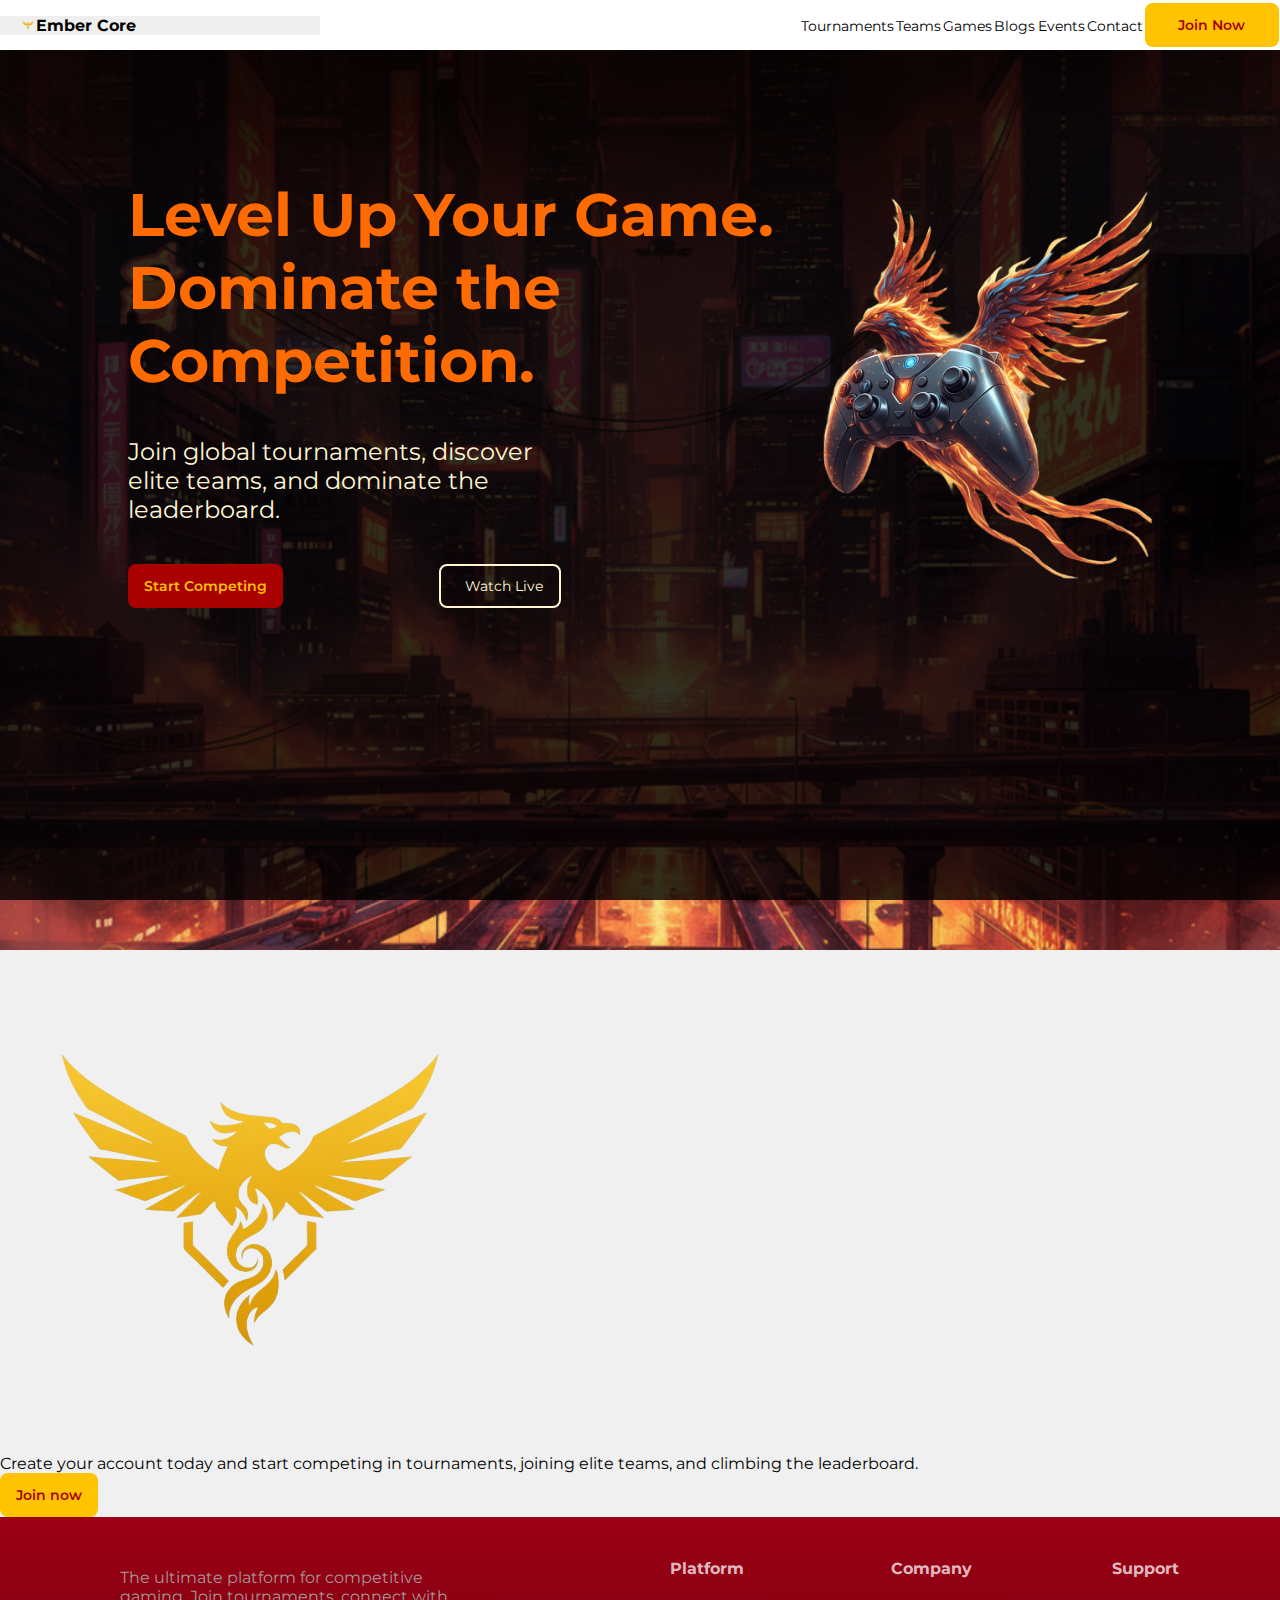
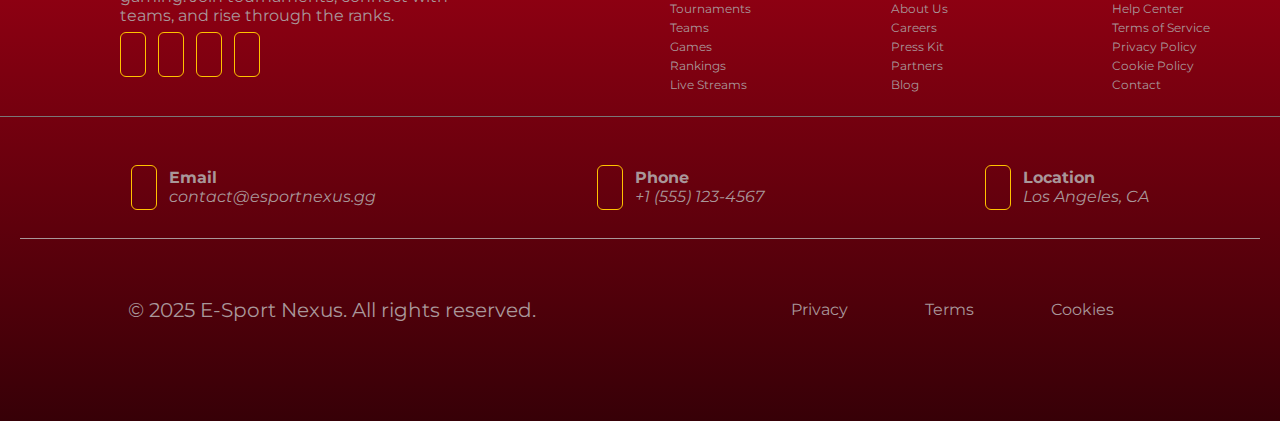
<file: index.html>
<!DOCTYPE html>
<html lang="en">


<head>
    <meta charset="UTF-8">
    <meta name="viewport" content="width=device-width, initial-scale=1.0">
    <link rel="stylesheet" href="./assets/css/global.css">
    <link rel="stylesheet" href="./assets/css/index.css">
    <script src="https://cdnjs.cloudflare.com/ajax/libs/jquery/3.3.1/jquery.min.js"></script>
    <link rel="stylesheet" href="https://cdnjs.cloudflare.com/ajax/libs/font-awesome/6.6.0/css/all.min.css"
        integrity="sha512-Kc323vGBEqzTmouAECnVceyQqyqdsSiqLQISBL29aUW4U/M7pSPA/gEUZQqv1cwx4OnYxTxve5UMg5GT6L4JJg=="
        crossorigin="anonymous" referrerpolicy="no-referrer" />

    <link rel="stylesheet" href="./assets/css/index.css">
    <title>Ember core - Esports</title>
</head>


<body>
    <header class="header">
        <div class="page-wrapper">
            <div class="nav-wrapper">
                <!-- <div class="grad-bar"></div> -->
                <nav class="navbar">
                   <button class="logo__container d-flex items-center gap-3" onclick="window.location.href='./index.html'">
                    
                        <img src="./assets/images/logo.webp" alt="logo">
                       <h3 class="logo__title"> Ember Core</h3>

                   </button>
                    <div class="menu-toggle" id="mobile-menu">
                        <span class="bar"></span>
                        <span class="bar"></span>
                        <span class="bar"></span>
                    </div>
                    <ul class="nav no-search">
                        <li class="nav-item"><a href="./pages/tournaments.html">Tournaments</a></li>
                        <li class="nav-item"><a href="./pages/teams.html">Teams</a></li>
                        <li class="nav-item"><a href="./pages/games.html">Games</a></li>
                        <li class="nav-item"><a href="./pages/blogs.html">Blogs</a></li>
                        <li class="nav-item"><a href=" ./pages/events.html">Events</a></li>
                        <li class="nav-item"><a href="./pages/contact.html">Contact</a></li>
                        <li><button class="button button--primary"  onclick="window.location.href='./pages/signup.html'">Join Now</button></li>

                    </ul>
                </nav>
            </div>
        </div>
    </header>
    <main class="main">
        <section class="hero ">
            <div class="hero__container d-flex content-around">
                <div class="hero__content">
                    <h1 class="hero__title">Level Up Your Game. Dominate the Competition.</h1>
                    <p class="hero__text">Join global tournaments, discover elite teams, and dominate the leaderboard.
                    </p>
                    <div class="hero__actions d-flex">
                        <button class="button button--secondery">
                            <i class="fa fa-trophy" aria-hidden="true"></i>
                            Start Competing
                        </button>
                        <button class="button button--outlined-white">
                            <i class="fa fa-play" aria-hidden="true"></i>
                            Watch Live
                        </button>
                    </div>
                </div>
                <div class="hero__image-container">
                    <img src="./assets/images/phoenix.webp" alt="" class="hero__image">
                </div>
            </div>
        </section>



         <section class="cta">
            <div class="cta__container">
                <div class="cta-logo">
                    <img src="/assets/images/logo.png" alt="">
                </div>
                    <p class="cta__text">Create your account today and start competing in tournaments, joining elite teams, and climbing the leaderboard.</p>
                <button class="button button--primary">Join now</button>
            </div>
        </section>

    </main>

    <footer class="footer">
        <div class="footer__conten">
                  <div class="footer__brand">
                           <div class="footer__tagline">
                                    <p class="footer__tagline-text">The ultimate platform for competitive gaming. Join tournaments, connect with teams, and rise through the ranks.</p>
                            </div>
                           <div class="sociale">
                                    <a href=""><i class="fa-brands fa-instagram"></i></a>
                                    <a href=""><i class="fa-brands fa-twitter"></i></a>
                                    <a href=""><i class="fa-brands fa-twitch"></i></a>
                                    <a href=""><i class="fa-brands fa-youtube"></i>  </a>
                            </div>
                  </div>
                  <div class="footer__column">
                            <h3 class="footer__heading">Platform</h3>
                            <ul class="footer__list">
                                <li class="footer__link"><a href="">Tournaments</a></li>
                                <li class="footer__link"><a href="">Teams</a></li>
                                <li class="footer__link"><a href="">Games</a></li>
                                <li class="footer__link"><a href="">Rankings</a></li>
                                <li class="footer__link"><a href="">Live Streams</a></li>
                            </ul>
                  </div>
                    <div class="footer__column">
                            <h3 class="footer__heading">Company</h3>
                            <ul class="footer__list">
                                <li class="footer__link"><a href="">About Us</a></li>
                                <li class="footer__link"><a href="">Careers</a></li>
                                <li class="footer__link"><a href="">Press Kit</a></li>
                                <li class="footer__link"><a href="">Partners</a></li>
                                <li class="footer__link"><a href="">Blog</a></li>
                            </ul>
                  </div>
                    <div class="footer__column">
                            <h3 class="footer__heading">Support</h3>
                            <ul class="footer__list">
                                <li class="footer__link"><a href="">Help Center</a></li>
                                <li class="footer__link"><a href="">Terms of Service</a></li>
                                <li class="footer__link"><a href="">Privacy Policy</a></li>
                                <li class="footer__link"><a href="">Cookie Policy</a></li>
                                <li class="footer__link"><a href="">Contact</a></li>
                            </ul>
                  </div>

        </div>
        <div class="footer__infos">
            <div class="footer__infos-content">
                   <div class="footer__infos-icon">
                         <i class="fa-solid fa-envelope"></i>
                   </div>
                   <div class="footer__info-content">
                        <h4 class="footer__infos-title">Email</h4>
                        <i class="footer__info-text">contact@esportnexus.gg</i>
                   </div>
             </div>
             <div class="footer__infos-content">
                   <div class="footer__infos-icon">
                         <i class="fa-solid fa-phone"></i>
                   </div>
                   <div class="footer__info-content">
                        <h4 class="footer__infos-title">Phone</h4>
                        <i class="footer__info-text">+1 (555) 123-4567</i>
                   </div>
             </div>
             <div class="footer__infos-content">
                   <div class="footer__infos-icon">
                         <i class="fa-solid fa-location-dot"></i>
                   </div>
                   <div class="footer__info-content">
                        <h4 class="footer__infos-title">Location</h4>
                        <i class="footer__info-text">Los Angeles, CA</i>
                   </div>
             </div>
        </div>
        <div class="footer__bottom">
              <p class="footer__copyright">© 2025 E-Sport Nexus. All rights reserved.</p>
              <ul class="footer__bottom-list">
                <a class="footer__bottom-link" href="">Privacy</a>
                <a class="footer__bottom-link" href="">Terms</a>
                <a class="footer__bottom-link" href="">Cookies</a>
              </ul>
        </div>
    </footer>
    <script src="./assets/js/script.js"></script>

</body>


</html>
</file>
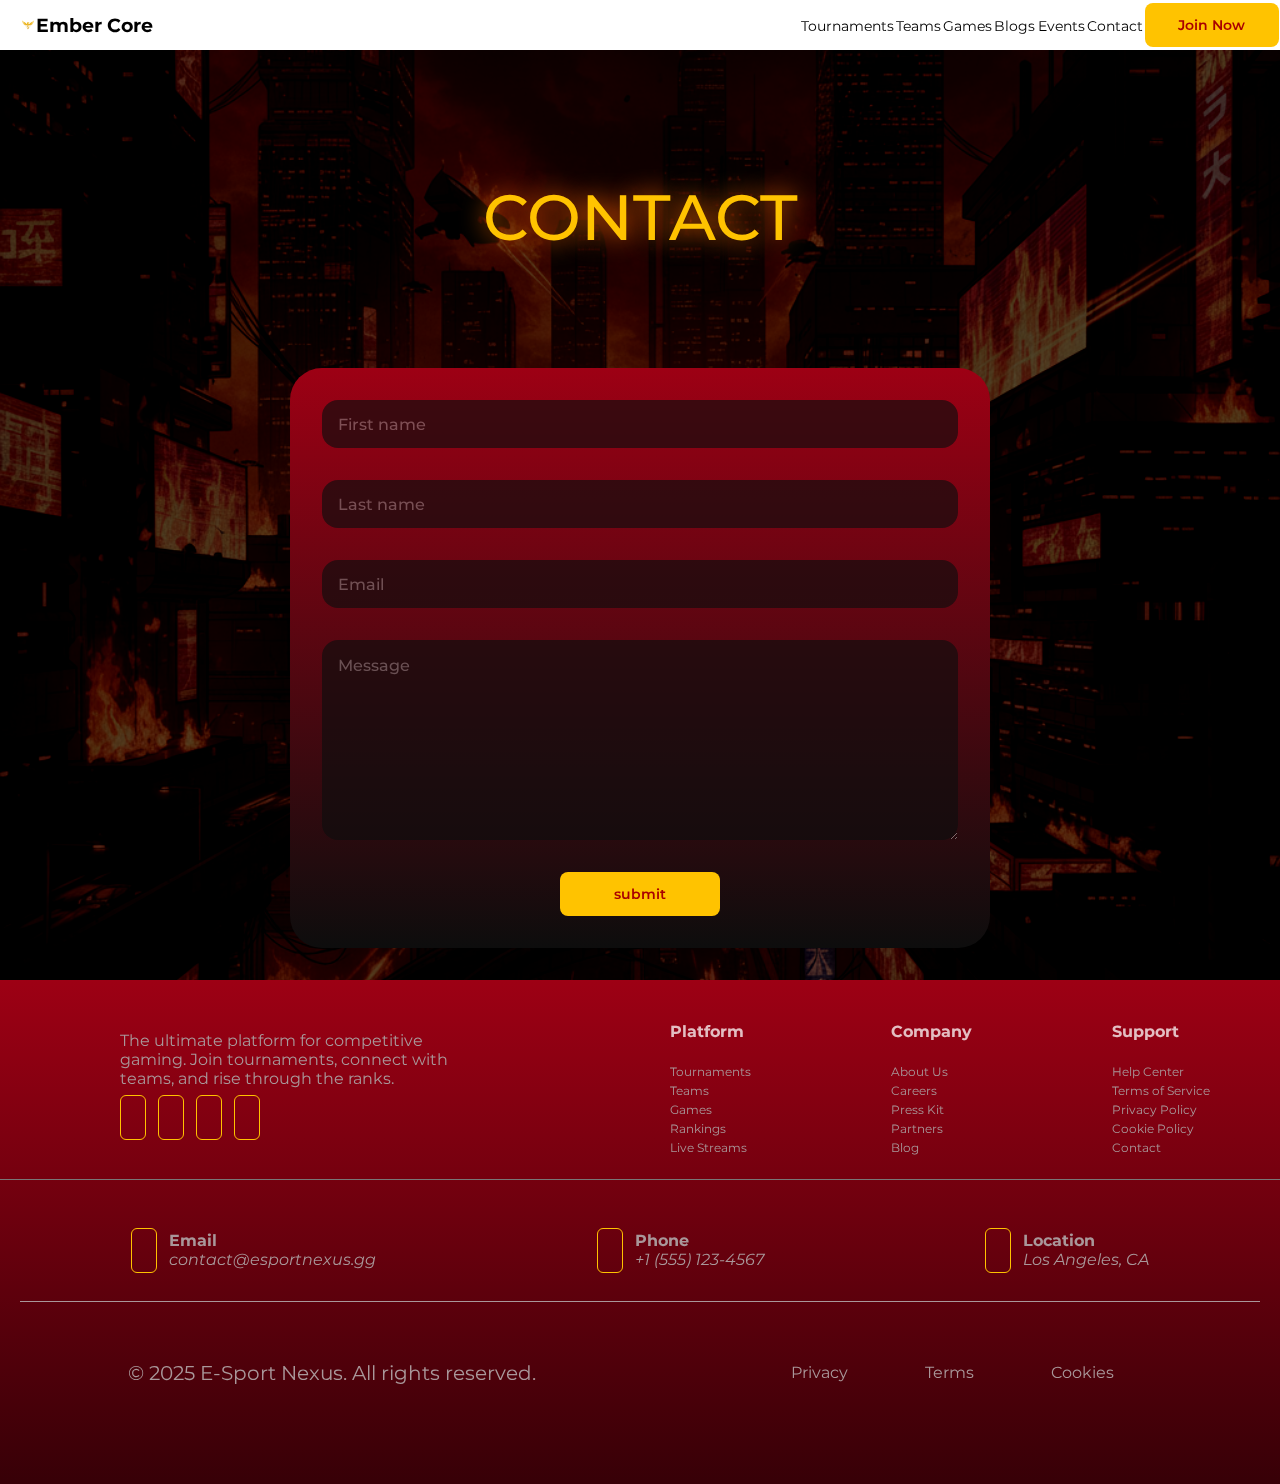
<file: pages/contact.html>
<!DOCTYPE html>
<html lang="en">


<head>
    <meta charset="UTF-8">
    <meta name="viewport" content="width=device-width, initial-scale=1.0">
    <link rel="stylesheet" href="../assets/css/global.css">

    <script src="https://cdnjs.cloudflare.com/ajax/libs/jquery/3.3.1/jquery.min.js"></script>
    <link rel="stylesheet" href="https://cdnjs.cloudflare.com/ajax/libs/font-awesome/6.6.0/css/all.min.css"
        integrity="sha512-Kc323vGBEqzTmouAECnVceyQqyqdsSiqLQISBL29aUW4U/M7pSPA/gEUZQqv1cwx4OnYxTxve5UMg5GT6L4JJg=="
        crossorigin="anonymous" referrerpolicy="no-referrer" />

    <link rel="stylesheet" href="../assets/css/contact.css">
    <title>Ember core - Esports</title>
</head>

<body>

    <header class="header">
        <div class="page-wrapper">
            <div class="nav-wrapper">
                <!-- <div class="grad-bar"></div> -->
                <nav class="navbar">
                   <div class="logo__container d-flex items-center gap-3">
                        <img src="../assets/images/logo.webp" alt="logo">
                       <h3 class="logo__title"> Ember Core</h3>
                   </div>
                    <div class="menu-toggle" id="mobile-menu">
                        <span class="bar"></span>
                        <span class="bar"></span>
                        <span class="bar"></span>
                    </div>
                    <ul class="nav no-search">
                        <li class="nav-item"><a href="../pages/tournaments.html">Tournaments</a></li>
                        <li class="nav-item"><a href="../pages/teams.html">Teams</a></li>
                        <li class="nav-item"><a href="../pages/games.html">Games</a></li>
                        <li class="nav-item"><a href="../pages/blogs.html">Blogs</a></li>
                        <li class="nav-item"><a href="../pages/events.html">Events</a></li>
                        <li class="nav-item"><a href="../pages/contact.html">Contact</a></li>
                        <li><button class="button button--primary">Join Now</button></li>

                    </ul>
                </nav>
            </div>
        </div>
    </header>


    <main>
        <section class="contact">
            <h1>CONTACT</h1>
            <div class="contact_container">
                <input type="text" placeholder="First name">
                <input type="last-name" placeholder="Last name">
                <input type="email" placeholder="Email">
                <textarea class="message" type="message" placeholder="Message"></textarea>
            <button class="button--primary">submit</button>   
            </div>
            
        </section>
    </main>

    <footer class="footer">
        <div class="footer__conten">
                  <div class="footer__brand">
                           <div class="footer__tagline">
                                    <p class="footer__tagline-text">The ultimate platform for competitive gaming. Join tournaments, connect with teams, and rise through the ranks.</p>
                            </div>
                           <div class="sociale">
                                    <a href=""><i class="fa-brands fa-instagram"></i></a>
                                    <a href=""><i class="fa-brands fa-twitter"></i></a>
                                    <a href=""><i class="fa-brands fa-twitch"></i></a>
                                    <a href=""><i class="fa-brands fa-youtube"></i>  </a>
                            </div>
                  </div>
                  <div class="footer__column">
                            <h3 class="footer__heading">Platform</h3>
                            <ul class="footer__list">
                                <li class="footer__link"><a href="">Tournaments</a></li>
                                <li class="footer__link"><a href="">Teams</a></li>
                                <li class="footer__link"><a href="">Games</a></li>
                                <li class="footer__link"><a href="">Rankings</a></li>
                                <li class="footer__link"><a href="">Live Streams</a></li>
                            </ul>
                  </div>
                    <div class="footer__column">
                            <h3 class="footer__heading">Company</h3>
                            <ul class="footer__list">
                                <li class="footer__link"><a href="">About Us</a></li>
                                <li class="footer__link"><a href="">Careers</a></li>
                                <li class="footer__link"><a href="">Press Kit</a></li>
                                <li class="footer__link"><a href="">Partners</a></li>
                                <li class="footer__link"><a href="">Blog</a></li>
                            </ul>
                  </div>
                    <div class="footer__column">
                            <h3 class="footer__heading">Support</h3>
                            <ul class="footer__list">
                                <li class="footer__link"><a href="">Help Center</a></li>
                                <li class="footer__link"><a href="">Terms of Service</a></li>
                                <li class="footer__link"><a href="">Privacy Policy</a></li>
                                <li class="footer__link"><a href="">Cookie Policy</a></li>
                                <li class="footer__link"><a href="">Contact</a></li>
                            </ul>
                  </div>

        </div>
        <div class="footer__infos">
            <div class="footer__infos-content">
                   <div class="footer__infos-icon">
                         <i class="fa-solid fa-envelope"></i>
                   </div>
                   <div class="footer__info-content">
                        <h4 class="footer__infos-title">Email</h4>
                        <i class="footer__info-text">contact@esportnexus.gg</i>
                   </div>
             </div>
             <div class="footer__infos-content">
                   <div class="footer__infos-icon">
                         <i class="fa-solid fa-phone"></i>
                   </div>
                   <div class="footer__info-content">
                        <h4 class="footer__infos-title">Phone</h4>
                        <i class="footer__info-text">+1 (555) 123-4567</i>
                   </div>
             </div>
             <div class="footer__infos-content">
                   <div class="footer__infos-icon">
                         <i class="fa-solid fa-location-dot"></i>
                   </div>
                   <div class="footer__info-content">
                        <h4 class="footer__infos-title">Location</h4>
                        <i class="footer__info-text">Los Angeles, CA</i>
                   </div>
             </div>
        </div>
        <div class="footer__bottom">
              <p class="footer__copyright">© 2025 E-Sport Nexus. All rights reserved.</p>
              <ul class="footer__bottom-list">
                <a class="footer__bottom-link" href="">Privacy</a>
                <a class="footer__bottom-link" href="">Terms</a>
                <a class="footer__bottom-link" href="">Cookies</a>
              </ul>
        </div>
    </footer>
    <script src="../assets/js/script.js"></script>


</body>
</html>
</file>
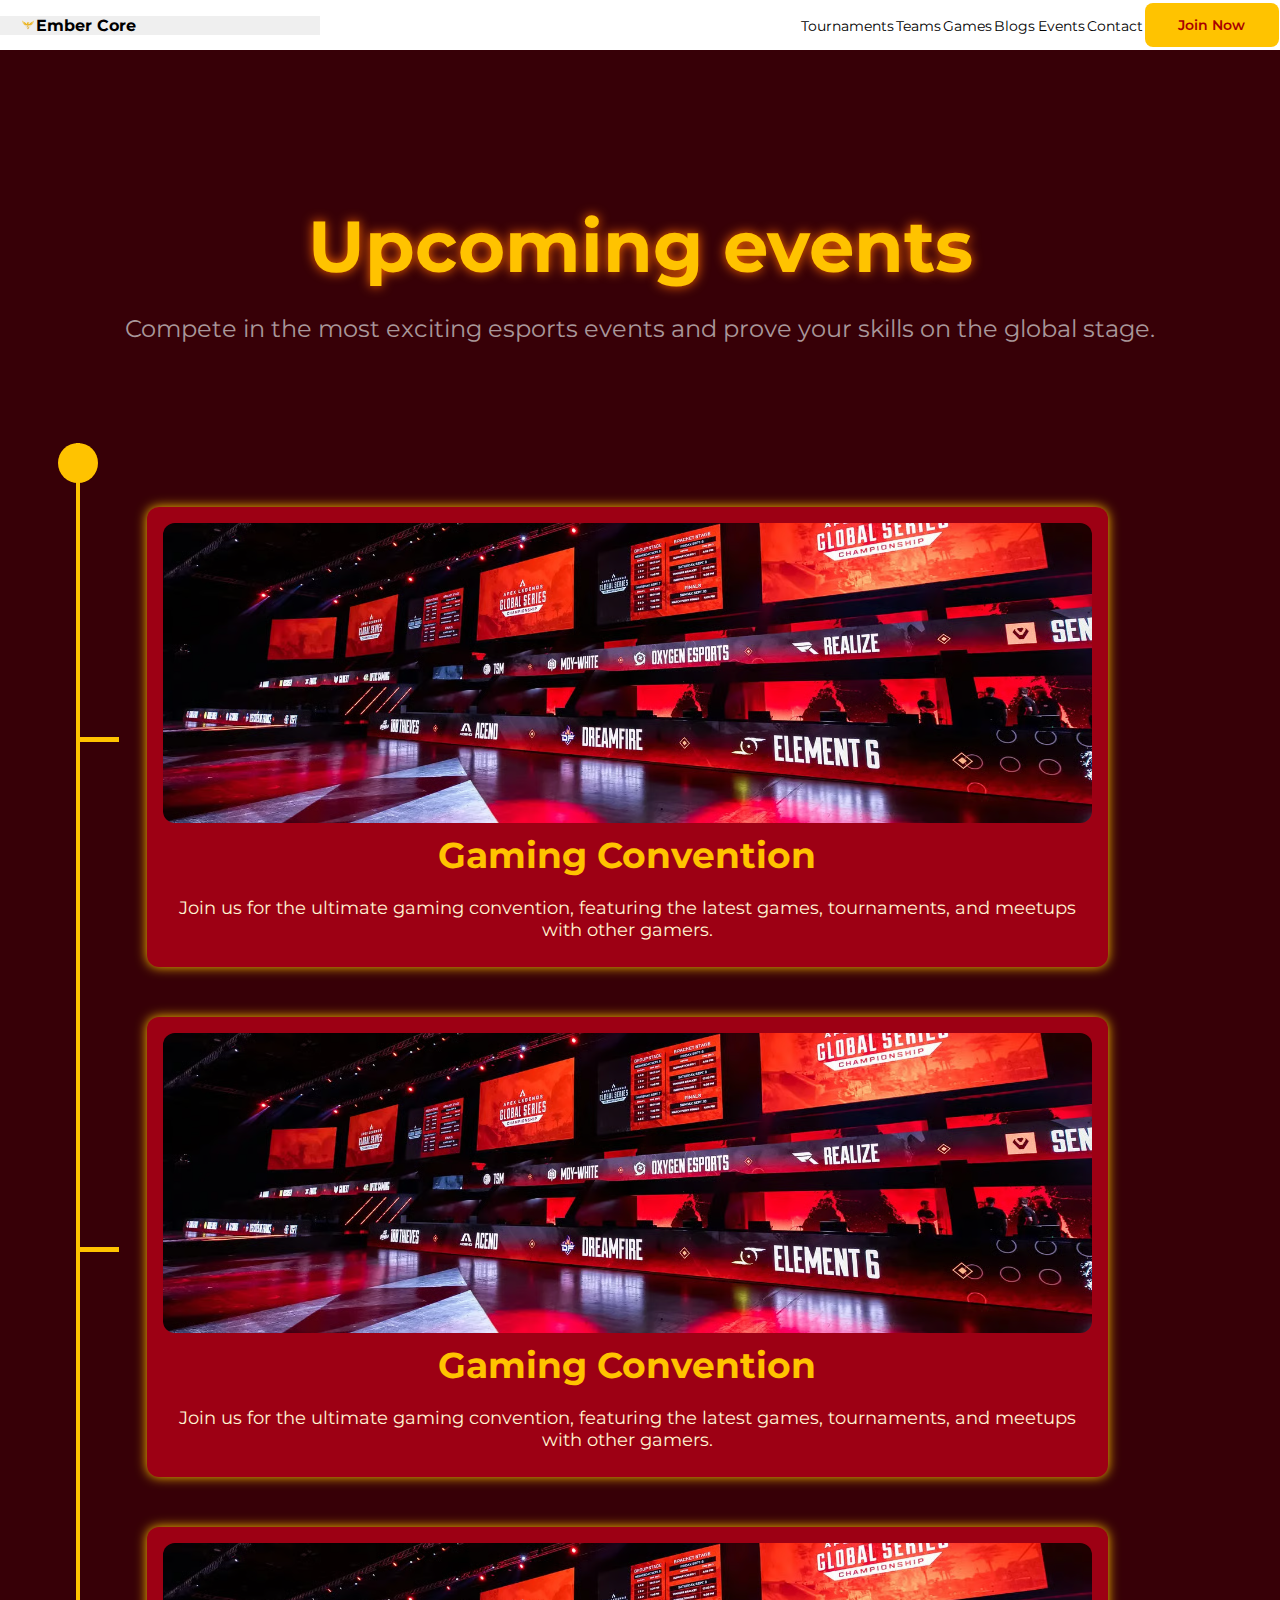
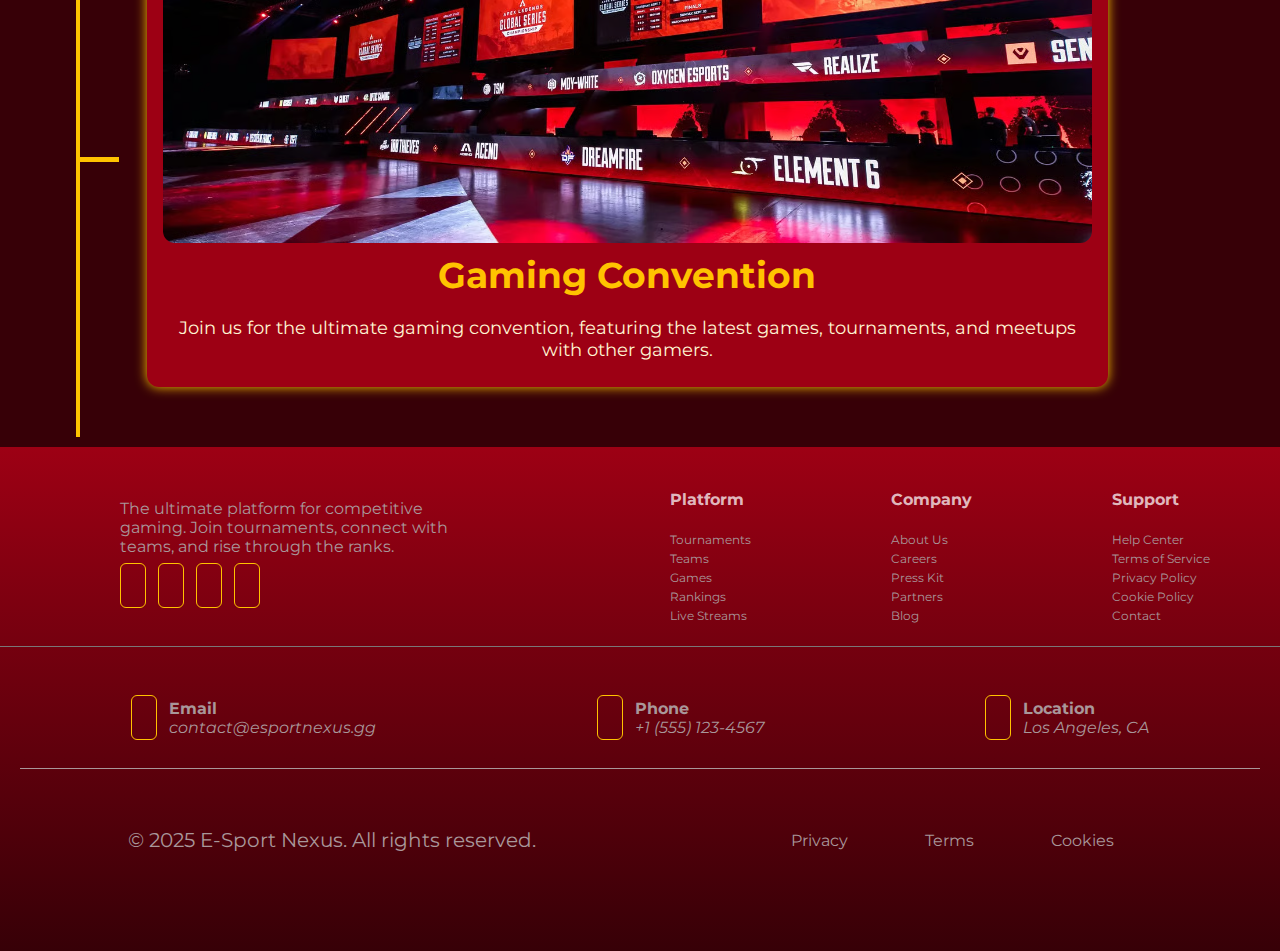
<file: pages/events.html>
<!DOCTYPE html>
<html lang="en">


<head>
    <meta charset="UTF-8">
    <meta name="viewport" content="width=device-width, initial-scale=1.0">
    <meta name="description" content="esport ember core">
    <link rel="stylesheet" href="../assets/css/global.css">
    <script src="https://cdnjs.cloudflare.com/ajax/libs/jquery/3.3.1/jquery.min.js"></script>
    <link rel="stylesheet" href="https://cdnjs.cloudflare.com/ajax/libs/font-awesome/6.6.0/css/all.min.css"
        integrity="sha512-Kc323vGBEqzTmouAECnVceyQqyqdsSiqLQISBL29aUW4U/M7pSPA/gEUZQqv1cwx4OnYxTxve5UMg5GT6L4JJg=="
        crossorigin="anonymous" referrerpolicy="no-referrer" />

    <link rel="stylesheet" href="../assets/css/events.css">
    <title>Ember core - Esports</title>
</head>


<body>
    <header class="header">
        <div class="page-wrapper">
            <div class="nav-wrapper">
                <!-- <div class="grad-bar"></div> -->
                <nav class="navbar">
                    <button class="logo__container d-flex items-center gap-3"
                        onclick="window.location.href='../index.html'">

                        <img src="../assets/images/logo.webp" alt="logo">
                        <h3 class="logo__title"> Ember Core</h3>

                    </button>
                    <div class="menu-toggle" id="mobile-menu">
                        <span class="bar"></span>
                        <span class="bar"></span>
                        <span class="bar"></span>
                    </div>
                    <ul class="nav no-search">
                        <li class="nav-item"><a href="./tournaments.html">Tournaments</a></li>
                        <li class="nav-item"><a href="./teams.html">Teams</a></li>
                        <li class="nav-item"><a href="./games.html">Games</a></li>
                        <li class="nav-item"><a href="./blogs.html">Blogs</a></li>
                        <li class="nav-item"><a href="./events.html">Events</a></li>
                        <li class="nav-item"><a href="./contact.html">Contact</a></li>
                        <li><button class="button button--primary" onclick="window.location.href='./signup.html'">Join Now</button></li>

                    </ul>
                </nav>
            </div>
        </div>
    </header>
    <main class="main">
        <section class="events">
            <div class="events__content">
                <h1 class="events__title">Upcoming events</h1>
                <p class="events__text">Compete in the most exciting esports events and prove your skills on the global stage.</p>
            </div>
            <div class="events__container">
                <div class="events__cards">
                    <div class="events__card">
                        <div class="events__card-image-container">
                            <img src="../assets/images/blogs-img/blog1.webp" alt="Event 1" class="events__card-image">
                        </div>
                        <h3 class="events__card__title">Gaming Convention</h3>
                        <p class="events__card__text">Join us for the ultimate gaming convention, featuring the latest games, tournaments, and meetups with other gamers.</p>
                    </div>  
                    <div class="events__card">
                        <div class="events__card-image-container">
                            <img src="../assets/images/blogs-img/blog1.webp" alt="Event 1" class="events__card-image">
                        </div>
                        <h3 class="events__card__title">Gaming Convention</h3>
                        <p class="events__card__text">Join us for the ultimate gaming convention, featuring the latest games, tournaments, and meetups with other gamers.</p>
                    </div>  
                    <div class="events__card">
                        <div class="events__card-image-container">
                            <img src="../assets/images/blogs-img/blog1.webp" alt="Event 1" class="events__card-image">
                        </div>
                        <h3 class="events__card__title">Gaming Convention</h3>
                        <p class="events__card__text">Join us for the ultimate gaming convention, featuring the latest games, tournaments, and meetups with other gamers.</p>
                    </div>                   
                </div>
            </div>
            
        </section>
    </main>

    <footer class="footer">
        <div class="footer__conten">
            <div class="footer__brand">
                <div class="footer__tagline">
                    <p class="footer__tagline-text">The ultimate platform for competitive gaming. Join tournaments,
                        connect with teams, and rise through the ranks.</p>
                </div>
                <div class="sociale">
                    <a href="" aria-label="link"><i class="fa-brands fa-instagram"></i></a>
                    <a href="" aria-label="link"><i class="fa-brands fa-twitter"></i></a>
                    <a href="" aria-label="link"><i class="fa-brands fa-twitch"></i></a>
                    <a href="" aria-label="link"><i class="fa-brands fa-youtube"></i> </a>
                </div>
            </div>
            <div class="footer__column">
                <h3 class="footer__heading">Platform</h3>
                <ul class="footer__list">
                    <li class="footer__link"><a href="">Tournaments</a></li>
                    <li class="footer__link"><a href="">Teams</a></li>
                    <li class="footer__link"><a href="">Games</a></li>
                    <li class="footer__link"><a href="">Rankings</a></li>
                    <li class="footer__link"><a href="">Live Streams</a></li>
                </ul>
            </div>
            <div class="footer__column">
                <h3 class="footer__heading">Company</h3>
                <ul class="footer__list">
                    <li class="footer__link"><a href="">About Us</a></li>
                    <li class="footer__link"><a href="">Careers</a></li>
                    <li class="footer__link"><a href="">Press Kit</a></li>
                    <li class="footer__link"><a href="">Partners</a></li>
                    <li class="footer__link"><a href="">Blog</a></li>
                </ul>
            </div>
            <div class="footer__column">
                <h3 class="footer__heading">Support</h3>
                <ul class="footer__list">
                    <li class="footer__link"><a href="">Help Center</a></li>
                    <li class="footer__link"><a href="">Terms of Service</a></li>
                    <li class="footer__link"><a href="">Privacy Policy</a></li>
                    <li class="footer__link"><a href="">Cookie Policy</a></li>
                    <li class="footer__link"><a href="">Contact</a></li>
                </ul>
            </div>

        </div>
        <div class="footer__infos">
            <div class="footer__infos-content">
                <div class="footer__infos-icon">
                    <i class="fa-solid fa-envelope"></i>
                </div>
                <div class="footer__info-content">
                    <h4 class="footer__infos-title">Email</h4>
                    <i class="footer__info-text">contact@esportnexus.gg</i>
                </div>
            </div>
            <div class="footer__infos-content">
                <div class="footer__infos-icon">
                    <i class="fa-solid fa-phone"></i>
                </div>
                <div class="footer__info-content">
                    <h4 class="footer__infos-title">Phone</h4>
                    <i class="footer__info-text">+1 (555) 123-4567</i>
                </div>
            </div>
            <div class="footer__infos-content">
                <div class="footer__infos-icon">
                    <i class="fa-solid fa-location-dot"></i>
                </div>
                <div class="footer__info-content">
                    <h4 class="footer__infos-title">Location</h4>
                    <i class="footer__info-text">Los Angeles, CA</i>
                </div>
            </div>
        </div>
        <div class="footer__bottom">
            <p class="footer__copyright">© 2025 E-Sport Nexus. All rights reserved.</p>
            <ul class="footer__bottom-list">
                <a class="footer__bottom-link" href="">Privacy</a>
                <a class="footer__bottom-link" href="">Terms</a>
                <a class="footer__bottom-link" href="">Cookies</a>
            </ul>
        </div>
    </footer>
    <script src="../assets/js/script.js"></script>

</body>


</html>
</file>
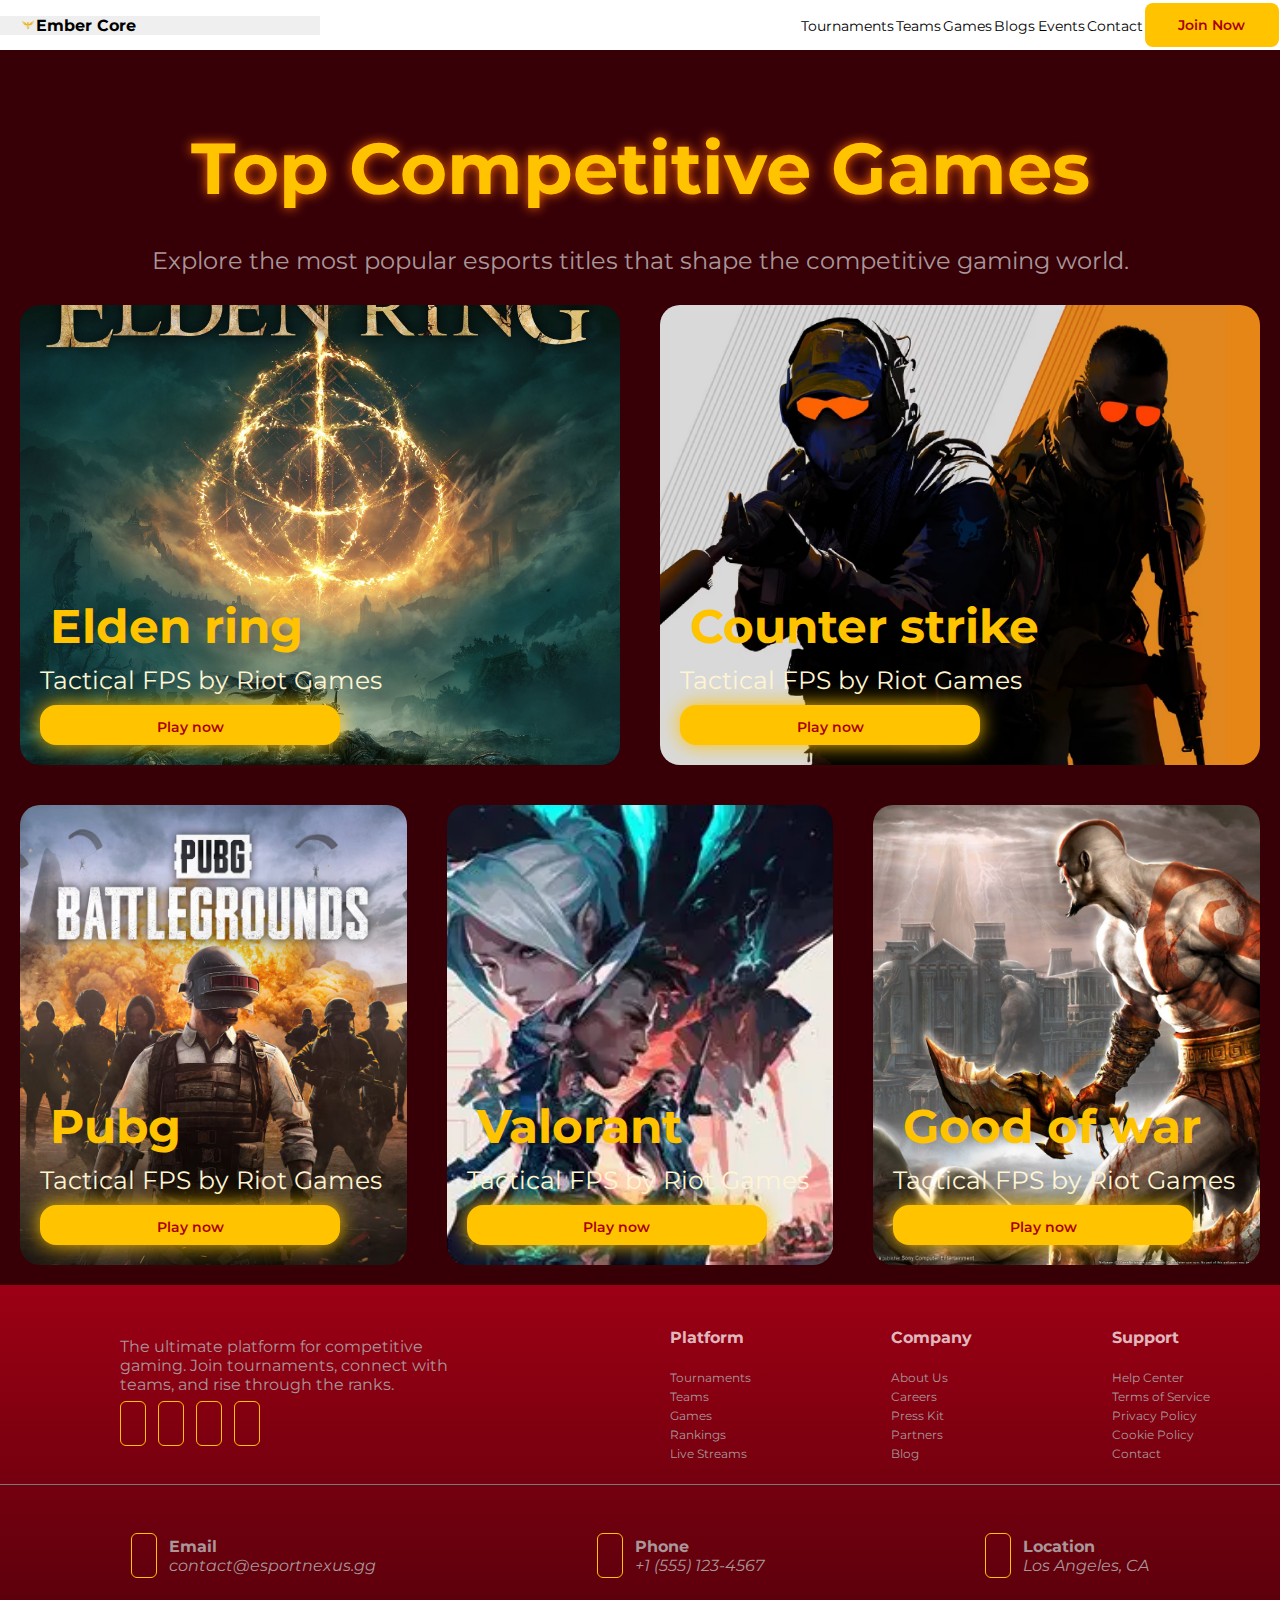
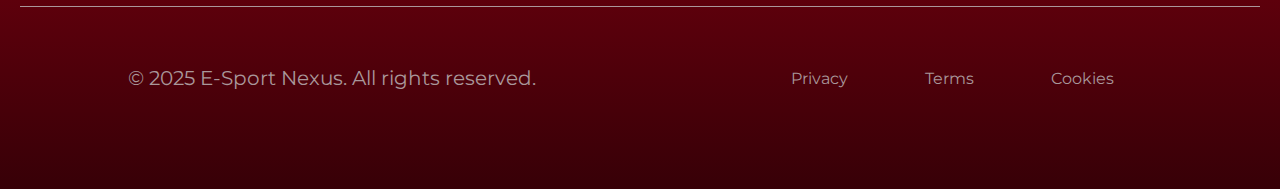
<file: pages/games.html>
<!DOCTYPE html>
<html lang="en">


<head>
    <meta charset="UTF-8">
    <meta name="viewport" content="width=device-width, initial-scale=1.0">
    <link rel="stylesheet" href="../assets/css/global.css">
    <script src="https://cdnjs.cloudflare.com/ajax/libs/jquery/3.3.1/jquery.min.js"></script>
    <link rel="stylesheet" href="https://cdnjs.cloudflare.com/ajax/libs/font-awesome/6.6.0/css/all.min.css"
        integrity="sha512-Kc323vGBEqzTmouAECnVceyQqyqdsSiqLQISBL29aUW4U/M7pSPA/gEUZQqv1cwx4OnYxTxve5UMg5GT6L4JJg=="
        crossorigin="anonymous" referrerpolicy="no-referrer" />

    <link rel="stylesheet" href="../assets/css/games.css">
    <title>Ember core - Esports</title>
</head>


<body>
     <header class="header">
        <div class="page-wrapper">
            <div class="nav-wrapper">
                <!-- <div class="grad-bar"></div> -->
                <nav class="navbar">
                    <button class="logo__container d-flex items-center gap-3" onclick="window.location.href='../index.html'">
                    
                        <img src="../assets/images/logo.webp" alt="logo">
                       <h3 class="logo__title"> Ember Core</h3>

                   </button>
                    <div class="menu-toggle" id="mobile-menu">
                        <span class="bar"></span>
                        <span class="bar"></span>
                        <span class="bar"></span>
                    </div>
                    <ul class="nav no-search">
                        <li class="nav-item"><a href="./tournaments.html">Tournaments</a></li>
                        <li class="nav-item"><a href="./teams.html">Teams</a></li>
                        <li class="nav-item"><a href="./games.html">Games</a></li>
                        <li class="nav-item"><a href="./blogs.html">Blogs</a></li>
                        <li class="nav-item"><a href="./events.html">Events</a></li>
                        <li class="nav-item"><a href="./contact.html">Contact</a></li>
                        <li><button class="button button--primary">Join Now</button></li>

                    </ul>
                </nav>
            </div>
        </div>
    </header>
    <main class="main">
        <section class="games">
            <h2 class="games__title">Top Competitive Games</h2>
            <p class="games__text">Explore the most popular esports titles that shape the competitive gaming world.</p>
            <div class="cart__games-globale">
                <div class="cart__games-head">
                    <div class="cart1__game-head">
                        <img src="/assets/images/game-img/elden-ring.webp" alt="" class="game__image">
                        <div class="carte__game__content">
                            <div class="carte__game__link">
                                <i class="fa-solid fa-gamepad"></i>
                                <h3>Elden ring</h3>
                            </div>
                            <p class="cart__game__text">Tactical FPS by Riot Games</p>
                            <button aria-label="play now" class="cart__game__btn button--primary">Play now</button>
                        </div>
                    </div>
                    <div class="cart1__game-head">
                        <img src="/assets/images/game-img/coun.webp" alt="" class="game__image">
                        <div class="carte__game__content">
                            <div class="carte__game__link">
                                <i class="fa-solid fa-gamepad"></i>
                                <h3>Counter strike</h3>
                            </div>
                            <p class="cart__game__text">Tactical FPS by Riot Games</p>
                            <button aria-label="play now" class="cart__game__btn button--primary">Play now</button>
                        </div>
                    </div>
                </div>
                <div class="cart__games-head">
                    <div class="cart1__game-head">
                        <img src="/assets/images/game-img/pubg.webp" alt="" class="game__image">
                        <div class="carte__game__content">
                            <div class="carte__game__link">
                                <i class="fa-solid fa-gamepad"></i>
                                <h3>Pubg</h3>
                            </div>
                            <p class="cart__game__text">Tactical FPS by Riot Games</p>
                            <button aria-label="play now" class="cart__game__btn button--primary">Play now</button>
                        </div>
                    </div>
                    <div class="cart1__game-head">
                        <img src="/assets/images/game-img/valo.webp" alt="" class="game__image">
                        <div class="carte__game__content">
                            <div class="carte__game__link">
                                <i class="fa-solid fa-gamepad"></i>
                                <h3>Valorant</h3>
                            </div>
                            <p class="cart__game__text">Tactical FPS by Riot Games</p>
                            <button aria-label="play now" class="cart__game__btn button--primary">Play now</button>
                        </div>
                    </div>
                    <div class="cart1__game-head">
                        <img src="/assets/images/game-img/war.webp" alt="" class="game__image">
                        <div class="carte__game__content">
                            <div class="carte__game__link">
                                <i class="fa-solid fa-gamepad"></i>
                                <h3>Good of war</h3>
                            </div>
                            <p class="cart__game__text">Tactical FPS by Riot Games</p>
                            <button aria-label="play now" class="cart__game__btn button--primary">Play now</button>
                        </div>
                    </div>

                </div>

            </div>
        </section>
    </main>

    <footer class="footer">
        <div class="footer__conten">
            <div class="footer__brand">
                <div class="footer__tagline">
                    <p class="footer__tagline-text">The ultimate platform for competitive gaming. Join tournaments,
                        connect with teams, and rise through the ranks.</p>
                </div>
                <div class="sociale">
                                    <a href=""  aria-label="instagram"><i class="fa-brands fa-instagram"></i></a>
                                    <a href=""  aria-label="twitter"><i class="fa-brands fa-twitter"></i></a>
                                    <a href=""  aria-label="twitch"><i class="fa-brands fa-twitch"></i></a>
                                    <a href=""  aria-label="youtube"><i class="fa-brands fa-youtube"></i>  </a>
                </div>
            </div>
            <div class="footer__column">
                <h3 class="footer__heading">Platform</h3>
                <ul class="footer__list">
                    <li class="footer__link"><a href="">Tournaments</a></li>
                    <li class="footer__link"><a href="">Teams</a></li>
                    <li class="footer__link"><a href="">Games</a></li>
                    <li class="footer__link"><a href="">Rankings</a></li>
                    <li class="footer__link"><a href="">Live Streams</a></li>
                </ul>
            </div>
            <div class="footer__column">
                <h3 class="footer__heading">Company</h3>
                <ul class="footer__list">
                    <li class="footer__link"><a href="">About Us</a></li>
                    <li class="footer__link"><a href="">Careers</a></li>
                    <li class="footer__link"><a href="">Press Kit</a></li>
                    <li class="footer__link"><a href="">Partners</a></li>
                    <li class="footer__link"><a href="">Blog</a></li>
                </ul>
            </div>
            <div class="footer__column">
                <h3 class="footer__heading">Support</h3>
                <ul class="footer__list">
                    <li class="footer__link"><a href="">Help Center</a></li>
                    <li class="footer__link"><a href="">Terms of Service</a></li>
                    <li class="footer__link"><a href="">Privacy Policy</a></li>
                    <li class="footer__link"><a href="">Cookie Policy</a></li>
                    <li class="footer__link"><a href="">Contact</a></li>
                </ul>
            </div>

        </div>
        <div class="footer__infos">
            <div class="footer__infos-content">
                <div class="footer__infos-icon">
                    <i class="fa-solid fa-envelope"></i>
                </div>
                <div class="footer__info-content">
                    <h4 class="footer__infos-title">Email</h4>
                    <i class="footer__info-text">contact@esportnexus.gg</i>
                </div>
            </div>
            <div class="footer__infos-content">
                <div class="footer__infos-icon">
                    <i class="fa-solid fa-phone"></i>
                </div>
                <div class="footer__info-content">
                    <h4 class="footer__infos-title">Phone</h4>
                    <i class="footer__info-text">+1 (555) 123-4567</i>
                </div>
            </div>
            <div class="footer__infos-content">
                <div class="footer__infos-icon">
                    <i class="fa-solid fa-location-dot"></i>
                </div>
                <div class="footer__info-content">
                    <h4 class="footer__infos-title">Location</h4>
                    <i class="footer__info-text">Los Angeles, CA</i>
                </div>
            </div>
        </div>
        <div class="footer__bottom">
            <p class="footer__copyright">© 2025 E-Sport Nexus. All rights reserved.</p>
            <ul class="footer__bottom-list">
                <a class="footer__bottom-link" href="">Privacy</a>
                <a class="footer__bottom-link" href="">Terms</a>
                <a class="footer__bottom-link" href="">Cookies</a>
            </ul>
        </div>
    </footer>
    <script src="../assets/js/script.js"></script>

</body>


</html>
</file>
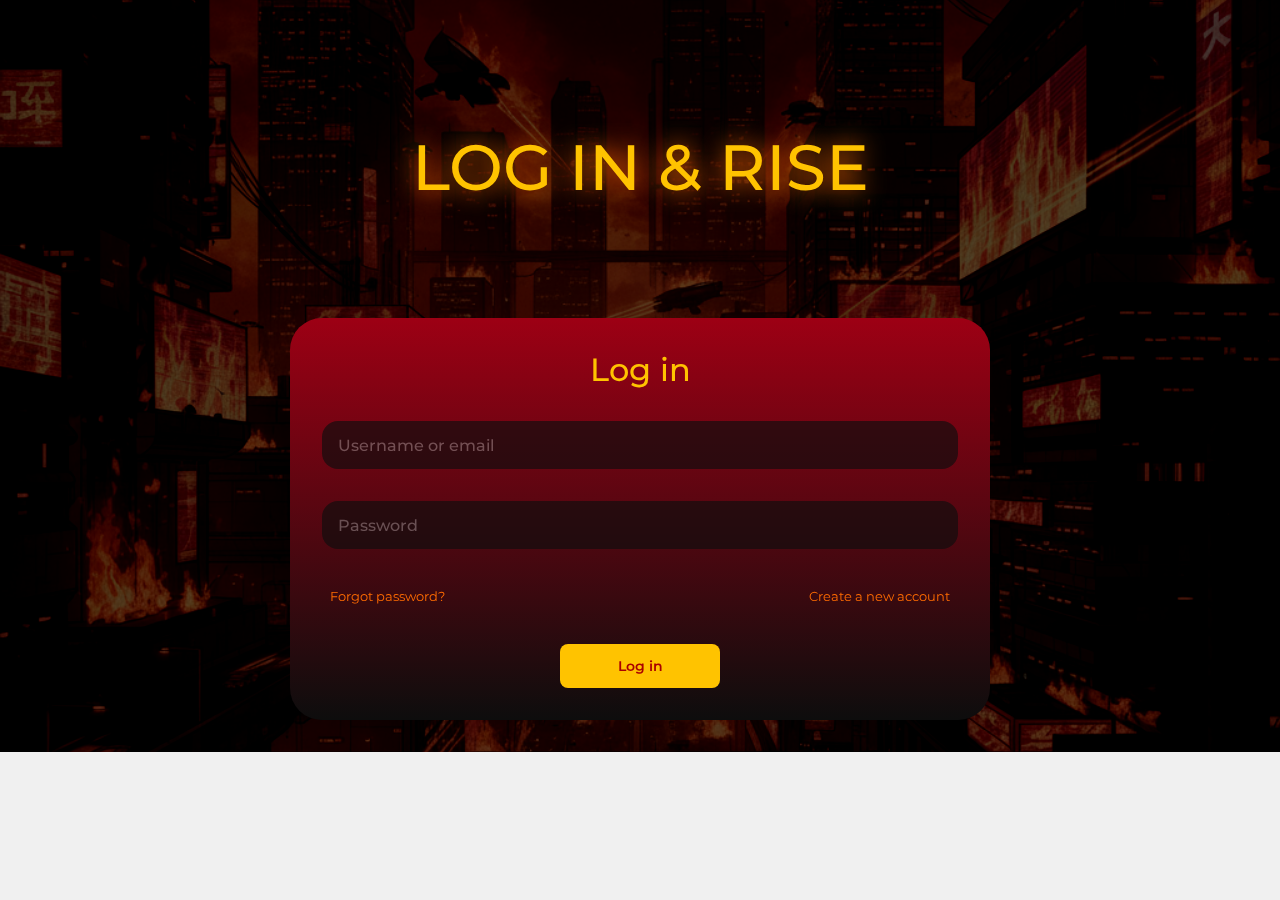
<file: pages/login.html>
<!DOCTYPE html>
<html lang="en">


<head>
    <meta charset="UTF-8">
    <meta name="viewport" content="width=device-width, initial-scale=1.0">
    <link rel="stylesheet" href="../assets/css/global.css">

    <script src="https://cdnjs.cloudflare.com/ajax/libs/jquery/3.3.1/jquery.min.js"></script>
    <link rel="stylesheet" href="https://cdnjs.cloudflare.com/ajax/libs/font-awesome/6.6.0/css/all.min.css"
        integrity="sha512-Kc323vGBEqzTmouAECnVceyQqyqdsSiqLQISBL29aUW4U/M7pSPA/gEUZQqv1cwx4OnYxTxve5UMg5GT6L4JJg=="
        crossorigin="anonymous" referrerpolicy="no-referrer" />

    <link rel="stylesheet" href="../assets/css/login.css">
    <title>Ember core - Esports</title>
</head>

<body>

    <main>
        <section class="login">
            <h1>LOG IN & RISE</h1>
            <div class="login_container">
                <h2>Log in</h2>
                <input type="text" placeholder="Username or email">
                <input type="text" placeholder="Password">

                <div class="login_alt">
                    <a href="">Forgot password?</a>
                    <a href="../pages/signup.html">Create a new account</a>

                </div>
                
            <button class="button--primary">Log in</button>   
            </div>
            
        </section>
    </main>

</body>
</html>
</file>
<file: assets/css/global.css>
@import url(./helpers.css);
@import url('https://fonts.googleapis.com/css2?family=Inter:ital,opsz,wght@0,14..32,100..900;1,14..32,100..900&family=Montserrat:ital,wght@0,100..900;1,100..900&family=Open+Sans:ital,wght@0,300..800;1,300..800&family=Poppins:ital,wght@0,100;0,200;0,300;0,400;0,500;0,600;0,700;0,800;0,900;1,100;1,200;1,300;1,400;1,500;1,600;1,700;1,800;1,900&display=swap');
:root{
    --dark: #0D0D0D;
    --red: #a90000;
    --red-pinkish: #9D0014 ;
    --light_red:#D7263D ;
    --orange: #FF6B00;
    --yellow: #FFC300 ;
    --light: #fff5d3;
    --grey:#a9979a;
}

*{
    font-family: "Montserrat", sans-serif;
    text-decoration: none;
    border: none;
    transition: 0.3s ease;
    border:none;
}

.d-flex {
    display: flex;
}
body{
    padding: 0;
    margin: 0;
}

.flex-column {
    flex-direction: column;
}

.gap-3 {
    gap: 3;
}

.content-center {
    justify-content: center;
}

.content-around {
    justify-content: space-around;
}
.content-between {
    justify-content: space-between;
}
.text-center{
    text-align: center;
}

.items-center {
    align-items: center;

}

.button--primary , .button--secondery{
    font-size: 14px;
    padding: 0.8rem 1rem;
    border-radius: 0.5rem ;
    color: var(--red);
    background-color: var(--yellow);
    font-weight: 600;
    align-items: center;
}
.button--secondery{
    color: var(--yellow);
    background-color: var(--red);
}
.button--outlined-white , .button--outlined-yellow{
    max-width: 200px;
    font-size: 14px;
    padding: 0.5rem 1rem;
    border-radius: 0.5rem ;
    background: none;
    color: var(--light);
    border: 2px solid var(--light);
    display: flex;
    justify-content: space-between;
    align-items: center;
    gap: 0.5rem;
}
.button--outlined-yellow{
    color: var(--yellow);
    border: 2px solid var(--yellow);
}

.nav__logo-link{
    display: flex;
    align-items: center;
    width: 15rem;
}
.nav__logo-link h3{
    color: #FFC300;

}
.button--primary:hover , .button--secondery:hover{
    cursor: pointer;
    box-shadow: 0 0 1rem var(--orange);
}
.button--primary:active , .button--secondery:active{
    color: var(--orange);
    background-color: var(--light);
}
.button--outlined-white:hover{
    cursor: pointer;
    box-shadow: 0 0 1rem var(--light);
}
.button--outlined-white:active{
    background-color: var(--light);
    color: var(--dark);
}

.button--outlined-yellow:hover{
    cursor: pointer;
    box-shadow: 0 0 1rem var(--yellow);
}
.button--outlined-yellow:active{
    background-color: var(--yellow);
    color: var(--dark);
}
.navbar ul{
    display: flex;
    height: 100%;
    width: 30rem;
    justify-content: space-around;
    align-items: center;
}
.navbar ul button{
   width: 8.375rem;
   /* height: 2.25rem; */
}
.footer{
    width: 100%;
    height: 504px;
    background: linear-gradient(to top , #370007 , var(--red-pinkish));
}
.footer__conten{
    height: 200px;
    display: flex;
    justify-content: space-around;
    align-items: center;
    border-bottom:1px solid rgb(121, 119, 119);
}
.footer__brand {
    width: 360px;
    margin: 50px;
}
.footer__tagline{
   font-size: 16px ;
   margin: 20px 0;
   color: var(--grey);
 }
 .sociale{
   margin: 20px 0;
 }
 .sociale i{
    margin-right: 12px;
    font-size: 16px;
    color: #FFC300;
    border: 1px solid #FFC300;
    border-radius: 6px;
    padding: 12px;
 }
 .footer__column{
    display: flex;
    flex-direction: column;
 }
 .footer__info-content{
    color: var(--grey);
 }
 .footer__column h3{
    color: #ffffffbe;
    font-size: 16px;
    margin: 20px 0;
 }
 .footer__column li{
     list-style: none;
 }
 .footer__column a{
    color:var(--grey);
    text-decoration: none;
   
    font-size: 12px;
 }
.footer__infos{
    height: 102px;
    display: flex;
    justify-content: space-around;
    border-bottom:1px solid var(--grey);
    margin: 20px;
}
.footer__infos-content{
    display: flex;
    align-items: center;
    gap: 12px;
}
.footer__infos-icon i{
    font-size: 16px;
    border: 1px solid #FFC300;
    color: #FFC300;
    border-radius: 6px;
    padding: 12px;

}
.footer__bottom{
    display: flex;
    justify-content: space-around;
    align-items: center;
    margin: 20px;
    height: 102px;
}
.footer__bottom p{
    font-size: 20px;
    color: var(--grey);
}
.footer__bottom-list{
    width: 400px;
    display: flex;
    align-items: center;
    justify-content: space-around;
}
.footer__bottom-list a{
    color: var(--grey);

}
</file>
<file: assets/css/index.css>
.hero {
    background: url(../images/background.webp);
    background-attachment: scroll;
    background-position: center;
    background-repeat: no-repeat;
    background-size:cover;
    width: 100%;
    z-index: -1;
    height: 100vh;
    /* border-radius: 20px; */
}
.hero::after {
    content: "";
    position: absolute;
    top: 0;
    left: 0;
    z-index: 0;
    width: 100%;
    height: 100%;
    background-color: rgba(0, 0, 0, 0.8);
}
.hero__title {
    margin-top: 0;
    font-size: 60px;
    /* width: 40%; */
    text-align: start;
    color: #FF6B00;
}
.hero__text{
    width: 65%;
    font-size: 23.8px;
}

.hero__container {
    padding: 10%;
}
.hero__content {
    display: flex;
    flex-direction: column;
    justify-content: center;
    align-items: start;
    gap: 40px;
    z-index: 1;
}

.hero__image {
    /* display: none; */
    object-fit: cover;
    height: 100%;
    width: 100%;
    transform: scaleX(-1);
}

.hero__image-container {

    width: 80%;
    display: flex;
    justify-content: center;
    align-items: center;
    z-index: 1;

}

.hero__actions{
    width: 65%;
    justify-content: space-between;
}
.hero__text{
    color:var( --light);
}
</file>
<file: assets/css/contact.css>
main {
    z-index: 0;
    padding-top: 8rem;
    position: relative;
    inset: 0;
    /* height: 100vh; */
    /* background-attachment: fixed; */
    background-image: url(../images/redcity2.png);
    background-size: cover;
    background-position: center;
}

main::before {
    position: absolute;
    content: '';
    backdrop-filter: brightness(0.4) contrast(1.1);
    height: 100%;
    width: 100%;
    top: 0;
    left: 0;
    z-index: 0;


}
.contact_container{
    z-index: 1;
}

.contact {
    gap: 5rem;
    z-index: 1;
    display: flex;
    flex-direction: column;
    align-items: center;
}

.contact h1 {
    z-index: 10;
    font-size: 4rem;
    font-weight: 500;
    color: var(--yellow);
    text-shadow: 0 0 1.5rem var(--orange);
}

.contact_container {
    /* z-index: 1; */
    max-width: 700px;
    width: 90%;
    padding: 2rem;
    margin: 2rem;
    border-radius: 2rem;
    display: flex;
    flex-direction: column;
    align-items: center;
    gap: 2rem;
    background: linear-gradient(to bottom, var(--red-pinkish), var(--dark));
}

.contact_container input,
.contact_container textarea {
    border: none;
    width: 100%;
    height: 3rem;
    border-radius: 1rem;
    background-color: var(--dark);
    filter: opacity(66%);
    color: var(--light);
    font-weight: 500;
    font-size: 1rem;
    padding: 1rem;
}

.contact_container .message {
    resize: verticali;
    height: 200px;
}

.contact_container button {
    width: 10rem;
}
</file>
<file: assets/css/events.css>
.events{
    padding-top: 10%;
    width: 100%;
    background-color: #370007;
    display: flex;
    flex-direction: column;
}
.events__cards{
    display: flex;
    flex-direction: column;
    padding-left: 5%;
    padding-top: 4rem;
    position: relative;
    width: 100%;
    border-left: 4px solid var(--yellow);
}

.events__cards::after{
    content: "";
    position: absolute;
    width: 40px;
    height: 40px;
    left: -22px;
    top: 0;
    border-radius: 50%;
    background-color: var(--yellow);
}
.events__card{
    width: 90%;
    height: 100%;
    margin-bottom: 50px;
    margin-left: 1%;
    display: flex;
    position: relative;
    flex-direction: column;
    align-items: center;
    justify-content: center;
    text-align: center;
    padding: 1rem;
    border-radius: 12px;
    background-color: var(--red-pinkish);
    box-shadow: 0 0 12px var(--yellow);
    transition: all 0.3s ease-in-out;
}
.events__card::before{
    content: "";
    position: absolute;
    width: 40px;
    height: 5px;
    left: -7%;
    top: 50%;
    background-color: var(--yellow);
}
.events__card:hover{
    scale: 1.01;
    box-shadow: 0 0 24px var(--yellow);
}

.events__container{
    padding-top: 5rem;
    margin: 10px auto;
}

.events .events__title{
    text-align: center;
    font-size: 72px;
    margin: 24px;
    color: var(--yellow);
    text-shadow: 0 0 12px var(--orange);
}
.events .events__text{
    text-align: center;
    font-size: 24px;
    margin: 10px;
    color:var(--grey); 
}
.events__card-image{
    object-fit: cover;
    width: 100%;
    height: 100%;
}
.events__card-image-container{
    width: 100%;
    height: 300px;
    overflow: hidden;
    border-radius: 12px;
}
.events__card__title{
    font-size: 36px;
    margin: 10px;
    color: var(--yellow);
}
.events__card__text{
    font-size: 18px;
    margin: 10px;
    color: var(--light);
}


/*responsive*/

@media screen and (max-width: 768px){
    .events__container{
        padding-left: 0;
    }
    .events__cards{
        flex-direction: column;
    }
    .events__card{
        margin-bottom: 24px;
    }
    .events .events__title{
        font-size: 48px;
    }
    .events .events__text{
        font-size: 18px;
    }
}
</file>
<file: assets/css/games.css>
.games{
    width: 100%;
    padding-top: 50px;
    background-color: #370007;
    display: flex;
    flex-direction: column;
}
.games .games__title{
    text-align: center;
    font-size: 72px;
    margin: 24px;
    color: var(--yellow);
    text-shadow: 0 0 12px var(--orange);
}
.games .games__text{
    text-align: center;
    font-size: 24px;
    margin: 10px;
    color:var(--grey); 
}
.cart1__game-head{
    width: 70%;
    height: 500px;
    padding: 20px;
    margin: auto;
    position: relative;
    border-radius: 20px;
     
}


.game__image{
    object-fit: cover;
    position: relative;
    width: 100%;
    height: 100%;
    border-radius: 20px;
    transition: 0.6s;
}


.game__image:hover{
    box-shadow: 0 0 30px var(--yellow);
    scale: 1.05;

}
.carte__game__content{
    position: absolute;
    left: 40px;
    bottom: 40px;
    z-index: 1;
    display: flex;
    flex-direction: column;
    gap: 10px;
}
.carte__game__link{
    display: flex;
    align-items: center;
    gap: 10px;
    color: var(--yellow);
    font-size: 40px;
}
.cart__game__text{
    color: var(--light);
    font-size: 25px;
    flex-grow: 1;

}
.cart__game__btn{
    width: 300px;
    height: 40px;
    border-radius: 16px;
    background-color: var(--yellow);
    box-shadow: 0 0 20px var(--yellow);
}
.cart__games-globale{
    display: flex;
    flex-direction: column;
    flex-wrap: wrap;
}
.cart__games-head{
    display: flex;
    justify-content: space-around;
    align-items: center;
}

@media screen and (max-width: 1250px) {
    .cart1__game-head{
    width: 70%;
    height: 400px;
    padding: 20px;
    margin: auto;
    position: relative;
    border-radius: 20px;
}
.cart__game__btn{
    width: 200px;
    height: 40px;
    border-radius: 16px;
    background-color: var(--yellow);
    box-shadow: 0 0 20px var(--yellow);
}
.carte__game__link{
    display: flex;
    align-items: center;
    gap: 10px;
    color: var(--yellow);
    font-size: 25px;
}
.cart__game__text{
    color: var(--light);
    font-size: 15px;
}
 
}
@media screen and (max-width: 820px){
 .games ,.cart__games-globale , .cart__games-head{
    display: flex;
    flex-direction: column; 

}
}
</file>
<file: assets/css/login.css>
main {
    z-index: 0;
    padding-top: 8rem;
    position: relative;
    inset: 0;
    background-image: url(../images/redcity2.png);
    background-size: cover;
    background-position: center;
}

main::before {
    position: absolute;
    content: '';
    backdrop-filter: brightness(0.4) contrast(1.1);
    height: 100%;
    width: 100%;
    top: 0;
    left: 0;
    z-index: 0;


}
.login_container{
    z-index: 1;
}

.login {
    gap: 5rem;
    z-index: 1;
    display: flex;
    flex-direction: column;
    align-items: center;
}

.login h1 {
    z-index: 10;
    font-size: 4rem;
    font-weight: 500;
    color: var(--yellow);
    text-shadow: 0 0 1.5rem var(--orange);
}

.login_container {
    max-width: 700px;
    width: 90%;
    padding: 2rem;
    margin: 2rem;
    border-radius: 2rem;
    display: flex;
    flex-direction: column;
    align-items: center;
    gap: 2rem;
    background: linear-gradient(to bottom, var(--red-pinkish), var(--dark));
}

.login_container input {
    border: none;
    width: 100%;
    height: 3rem;
    border-radius: 1rem;
    background-color: var(--dark);
    filter: opacity(66%);
    color: var(--light);
    font-weight: 500;
    font-size: 1rem;
    padding: 1rem;
}
.login h2{
    color: var(--yellow);
    font-weight: 500;
    font-size: 2rem;
}

.login_container button {
    width: 10rem;
}
.login_container a{
    font-size: 0.8rem;
    color: var(--orange);
}
.login_alt{
    padding: 0.5rem;
    width: 100%;
    display: flex;
    justify-content: space-between;
}
</file>
